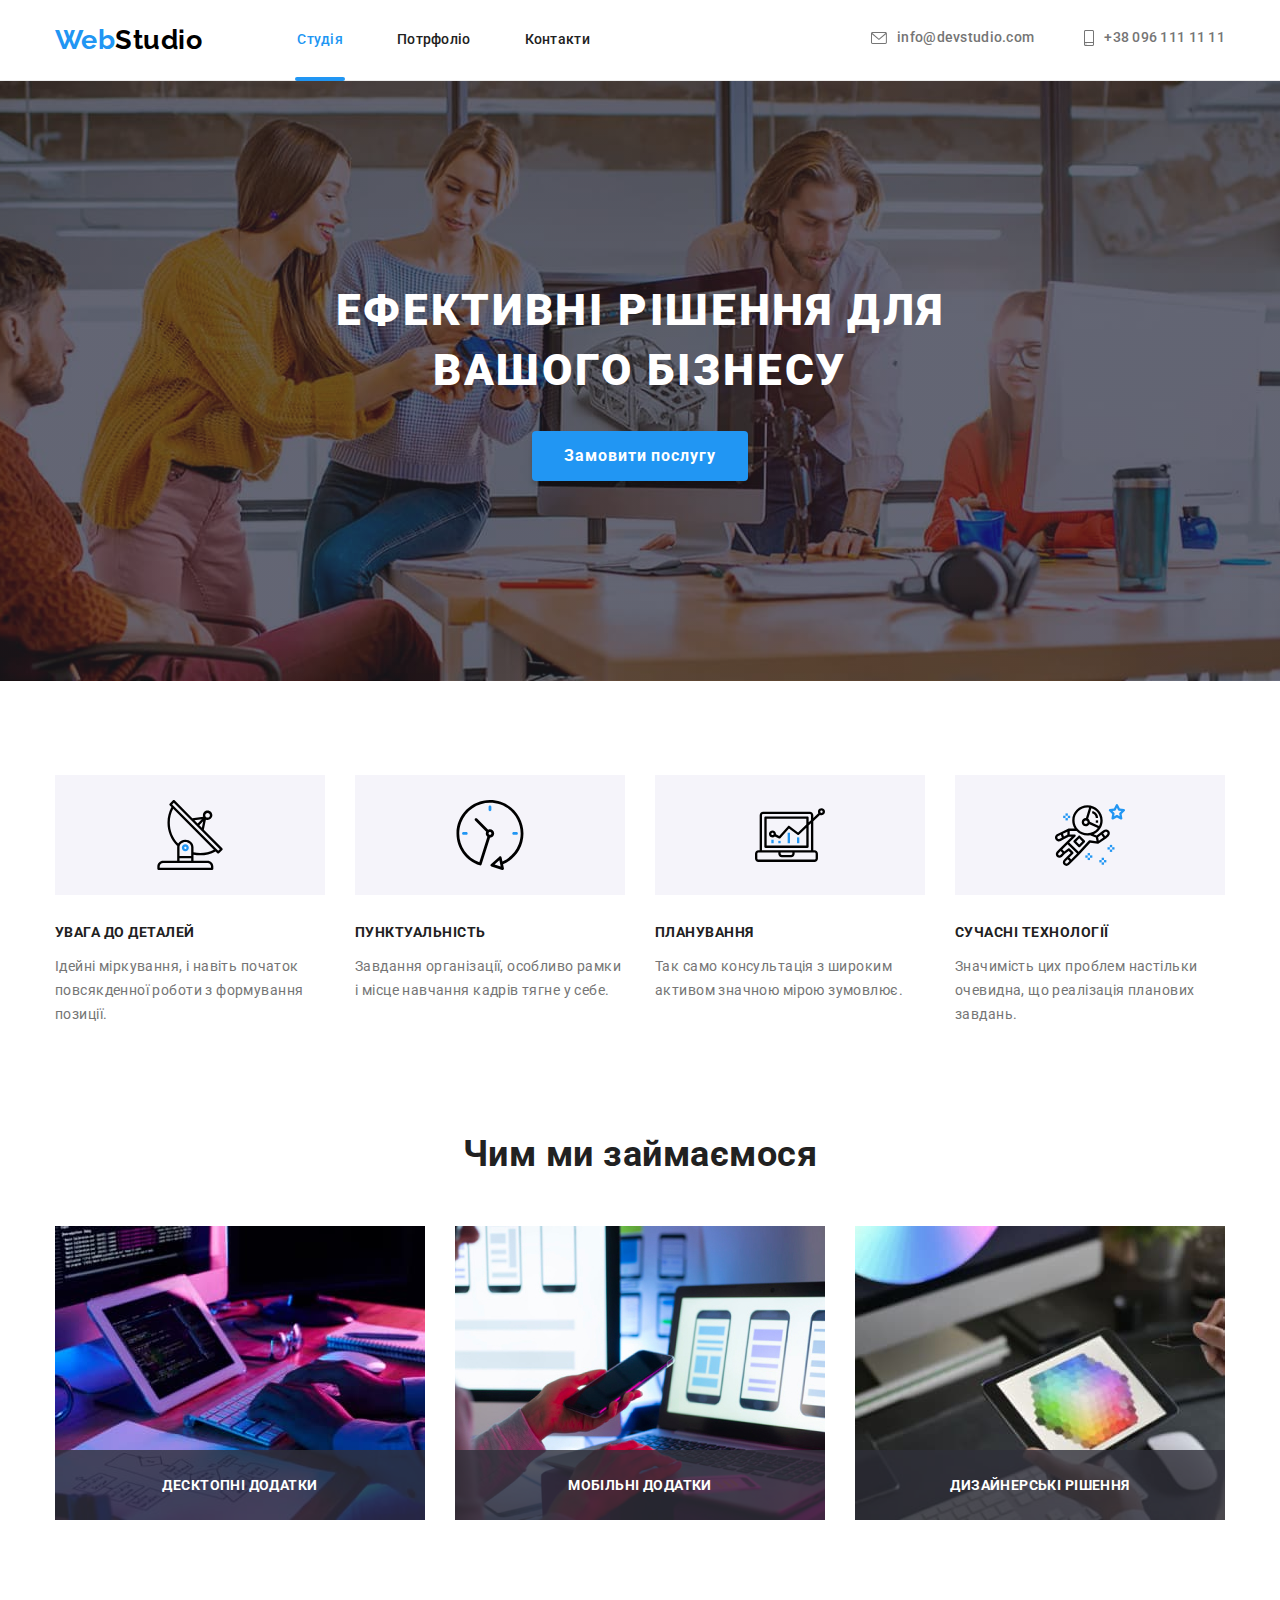
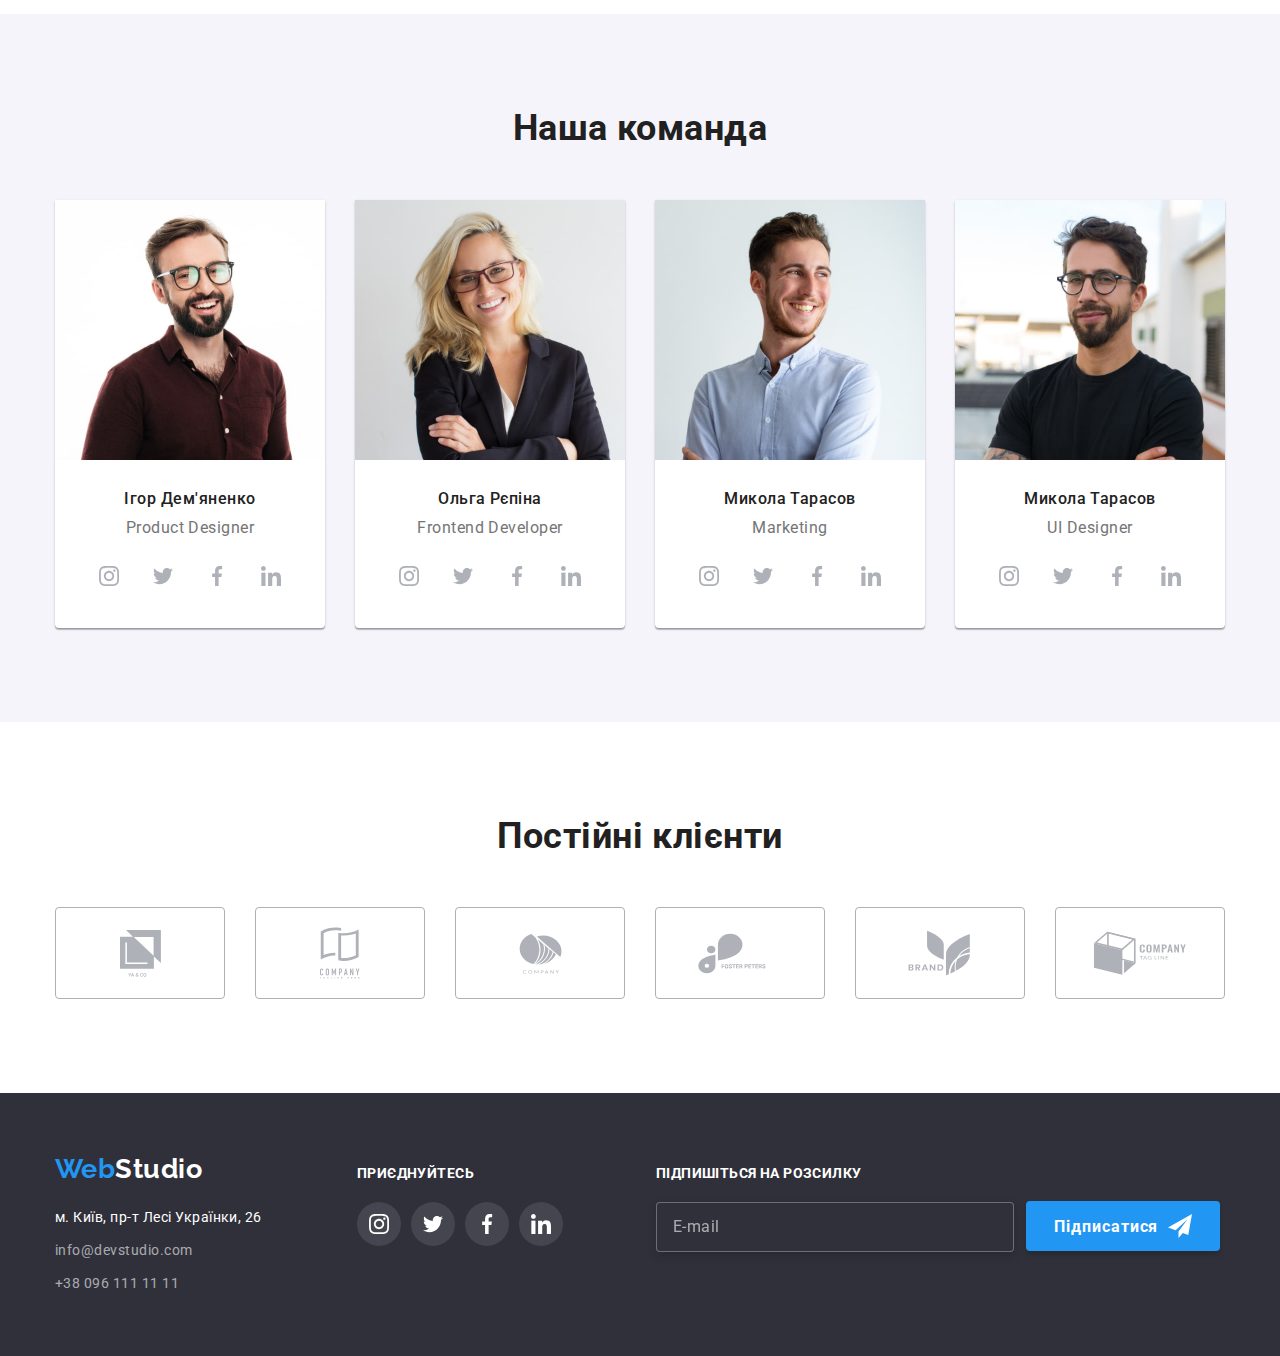
<file: index.html>
<!DOCTYPE html>
<html lang="uk">
  <head>
    <meta charset="UTF-8" />
    <meta http-equiv="X-UA-Compatible" content="IE=edge" />
    <meta name="viewport" content="width=device-width, initial-scale=1.0" />
    <title>WebStudio</title>
    <link
      href="https://fonts.googleapis.com/css2?family=Raleway:wght@700&family=Roboto:wght@400;500;700;900&display=swap"
      rel="stylesheet"
    />
    <!-- <link
      rel="stylesheet"
      href="https://cdnjs.cloudflare.com/ajax/libs/modern-normalize/1.1.0/modern-normalize.min.css
	 "
    /> -->
    <!-- <link rel="stylesheet" href="./css/styles.css" /> -->
    <link rel="stylesheet" href="./css/main.min.css" />
  </head>
  <body>
    <header class="header">
      <div class="container header__container">
        <a href="./index.html" class="logo"
          >Web<span class="logo__studio">Studio</span></a
        >
        <nav class="header__menu">
          <ul class="header__menu-list">
            <li class="header__menu-item">
              <a href="#" class="header__menu-link header__menu-link--active"
                >Студія</a
              >
            </li>
            <li class="header__menu-item">
              <a href="./portfolio.html" class="header__menu-link">Потрфоліо</a>
            </li>
            <li class="header__menu-item">
              <a href="#" class="header__menu-link">Контакти</a>
            </li>
          </ul>
        </nav>
        <ul class="header__contacts-list">
          <li class="header__contacts-item">
            <a href="mailto:info@devstudio.com" class="header__contacts-link">
              <svg class="header__contacts-icon" width="16" height="12">
                <use href="./image/symbol-defs.svg#mail"></use>
              </svg>
              info@devstudio.com</a
            >
          </li>
          <li class="header__contacts-item">
            <a href="tel:+380961111111" class="header__contacts-link">
              <svg class="header__contacts-icon" width="10" height="16">
                <use href="./image/symbol-defs.svg#tel"></use>
              </svg>
              +38 096 111 11 11</a
            >
          </li>
        </ul>
      </div>
    </header>
    <main>
      <section class="hero">
        <div class="container">
          <h1 class="hero__title">
            ЕФЕКТИВНІ РІШЕННЯ ДЛЯ <br />
            ВАШОГО БІЗНЕСУ
          </h1>
          <button type="submit" class="hero__btn" data-modal-open>
            Замовити послугу
          </button>
        </div>
      </section>

      <!--Наші переваги-->
      <section class="privilege">
        <div class="container">
          <h2 class="privilege__title">Наші переваги</h2>
          <ul class="privilege__benefits-list">
            <li class="privilege__item">
              <div class="privilege__block">
                <svg class="privilege__icon" width="70" height="70">
                  <use href="./image/symbol-defs.svg#antenna"></use>
                </svg>
              </div>
              <div class="privilege__info">
                <h3 class="privilege__info-title">УВАГА ДО ДЕТАЛЕЙ</h3>
                <p class="privilege__info-text">
                  Ідейні міркування, і навіть початок повсякденної роботи з
                  формування позиції.
                </p>
              </div>
            </li>
            <li class="privilege__item">
              <div class="privilege__block">
                <svg class="privilege__icon" width="70" height="70">
                  <use href="./image/symbol-defs.svg#clock"></use>
                </svg>
              </div>
              <div class="privilege__info">
                <h3 class="privilege__info-title">ПУНКТУАЛЬНІСТЬ</h3>
                <p class="privilege__info-text">
                  Завдання організації, особливо рамки і місце навчання кадрів
                  тягне у себе.
                </p>
              </div>
            </li>
            <li class="privilege__item">
              <div class="privilege__block">
                <svg class="privilege__icon" width="70" height="70">
                  <use href="./image/symbol-defs.svg#diagram1"></use>
                </svg>
              </div>
              <div class="privilege__info">
                <h3 class="privilege__info-title">ПЛАНУВАННЯ</h3>
                <p class="privilege__info-text">
                  Так само консультація з широким активом значною мірою
                  зумовлює.
                </p>
              </div>
            </li>
            <li class="privilege__item">
              <div class="privilege__block">
                <svg class="privilege__icon" width="70" height="70">
                  <use href="./image/symbol-defs.svg#astronaut"></use>
                </svg>
              </div>
              <div class="privilege__info">
                <h3 class="privilege__info-title">СУЧАСНІ ТЕХНОЛОГІЇ</h3>
                <p class="privilege__info-text">
                  Значимість цих проблем настільки очевидна, що реалізація
                  планових завдань.
                </p>
              </div>
            </li>
          </ul>
        </div>
      </section>
      <!--Чим ми займаємося-->
      <section class="features">
        <div class="container">
          <h2 class="features__title">Чим ми займаємося</h2>
          <ul class="features__examples-list">
            <li class="features__item">
              <img
                src="image/weDo/img1.jpg"
                alt="Створення сайтів"
                width="370"
                class="features__img"
              />
              <div class="features__overlay">
                <p class="features__text">Десктопні додатки</p>
              </div>
            </li>
            <li class="features__item">
              <img
                src="image/weDo/img2.jpg"
                alt="Створення мобільних додатків"
                width="370"
                class="features__img"
              />
              <div class="features__overlay">
                <p class="features__text">Мобільні додатки</p>
              </div>
            </li>
            <li class="features__item">
              <img
                src="image/weDo/img3.jpg"
                alt="Створення дизайну сайтів"
                width="370"
                class="features__img"
              />
              <div class="features__overlay">
                <p class="features__text">Дизайнерські рішення</p>
              </div>
            </li>
          </ul>
        </div>
      </section>
      <!--Наша команда-->
      <section class="team">
        <div class="container">
          <h2 class="team__title">Наша команда</h2>
          <ul class="team__list">
            <li class="team__item">
              <img
                src="image/ourTeam/img1.jpg"
                alt="Ігор Дем'яненко"
                width="270"
                class="team__img"
              />
              <div class="team__info">
                <h3 class="team__info-title">Ігор Дем'яненко</h3>
                <p class="team__info-text">Product Designer</p>
                <ul class="team__social-list">
                  <li class="team__social-item">
                    <a href="" class="team__social-link">
                      <svg class="team__social-icon" width="20" height="20">
                        <use href="./image/symbol-defs.svg#instagram"></use>
                      </svg>
                    </a>
                  </li>
                  <li class="team__social-item">
                    <a href="" class="team__social-link">
                      <svg class="team__social-icon" width="20" height="20">
                        <use href="./image/symbol-defs.svg#twitter"></use>
                      </svg>
                    </a>
                  </li>
                  <li class="team__social-item">
                    <a href="" class="team__social-link">
                      <svg class="team__social-icon" width="20" height="20">
                        <use href="./image/symbol-defs.svg#facebook-1"></use>
                      </svg>
                    </a>
                  </li>
                  <li class="team__social-item">
                    <a href="" class="team__social-link">
                      <svg class="team__social-icon" width="20" height="20">
                        <use href="./image/symbol-defs.svg#linkedin"></use>
                      </svg>
                    </a>
                  </li>
                </ul>
              </div>
            </li>
            <li class="team__item">
              <img
                src="image/ourTeam/img2.jpg"
                alt="Ольга Рєпіна"
                width="270"
                class="team__img"
              />
              <div class="team__info">
                <h3 class="team__info-title">Ольга Рєпіна</h3>
                <p class="team__info-text">Frontend Developer</p>
                <ul class="team__social-list">
                  <li class="team__social-item">
                    <a href="" class="team__social-link">
                      <svg class="team__social-icon" width="20" height="20">
                        <use href="./image/symbol-defs.svg#instagram"></use>
                      </svg>
                    </a>
                  </li>
                  <li class="team__social-item">
                    <a href="" class="team__social-link">
                      <svg class="team__social-icon" width="20" height="20">
                        <use href="./image/symbol-defs.svg#twitter"></use>
                      </svg>
                    </a>
                  </li>
                  <li class="team__social-item">
                    <a href="" class="team__social-link">
                      <svg class="team__social-icon" width="20" height="20">
                        <use href="./image/symbol-defs.svg#facebook-1"></use>
                      </svg>
                    </a>
                  </li>
                  <li class="team__social-item">
                    <a href="" class="team__social-link">
                      <svg class="team__social-icon" width="20" height="20">
                        <use href="./image/symbol-defs.svg#linkedin"></use>
                      </svg>
                    </a>
                  </li>
                </ul>
              </div>
            </li>
            <li class="team__item">
              <img
                src="image/ourTeam/img3.jpg"
                alt="Микола Тарасов"
                width="270"
                class="team__img"
              />
              <div class="team__info">
                <h3 class="team__info-title">Микола Тарасов</h3>
                <p class="team__info-text">Marketing</p>
                <ul class="team__social-list">
                  <li class="team__social-item">
                    <a href="" class="team__social-link">
                      <svg class="team__social-icon" width="20" height="20">
                        <use href="./image/symbol-defs.svg#instagram"></use>
                      </svg>
                    </a>
                  </li>
                  <li class="team__social-item">
                    <a href="" class="team__social-link">
                      <svg class="team__social-icon" width="20" height="20">
                        <use href="./image/symbol-defs.svg#twitter"></use>
                      </svg>
                    </a>
                  </li>
                  <li class="team__social-item">
                    <a href="" class="team__social-link">
                      <svg class="team__social-icon" width="20" height="20">
                        <use href="./image/symbol-defs.svg#facebook-1"></use>
                      </svg>
                    </a>
                  </li>
                  <li class="team__social-item">
                    <a href="" class="team__social-link">
                      <svg class="team__social-icon" width="20" height="20">
                        <use href="./image/symbol-defs.svg#linkedin"></use>
                      </svg>
                    </a>
                  </li>
                </ul>
              </div>
            </li>
            <li class="team__item">
              <img
                src="image/ourTeam/img4.jpg"
                alt="Михайло Єрмаков"
                width="270"
                class="team__img"
              />
              <div class="team__info">
                <h3 class="team__info-title">Микола Тарасов</h3>
                <p class="team__info-text">UI Designer</p>
                <ul class="team__social-list">
                  <li class="team__social-item">
                    <a href="" class="team__social-link">
                      <svg class="team__social-icon" width="20" height="20">
                        <use href="./image/symbol-defs.svg#instagram"></use>
                      </svg>
                    </a>
                  </li>
                  <li class="team__social-item">
                    <a href="" class="team__social-link">
                      <svg class="team__social-icon" width="20" height="20">
                        <use href="./image/symbol-defs.svg#twitter"></use>
                      </svg>
                    </a>
                  </li>
                  <li class="team__social-item">
                    <a href="" class="team__social-link">
                      <svg class="team__social-icon" width="20" height="20">
                        <use href="./image/symbol-defs.svg#facebook-1"></use>
                      </svg>
                    </a>
                  </li>
                  <li class="team__social-item">
                    <a href="" class="team__social-link">
                      <svg class="team__social-icon" width="20" height="20">
                        <use href="./image/symbol-defs.svg#linkedin"></use>
                      </svg>
                    </a>
                  </li>
                </ul>
              </div>
            </li>
          </ul>
        </div>
      </section>
      <!-- Постійні клієнти -->
      <section class="clients">
        <div class="container">
          <h2 class="clients__title">Постійні клієнти</h2>
          <ul class="clients__list">
            <li class="clients__item">
              <a href="" class="clients__link">
                <svg class="clients__icon" width="41" height="47">
                  <use href="./image/symbol-defs.svg#client1"></use>
                </svg>
              </a>
            </li>
            <li class="clients__item">
              <a href="" class="clients__link">
                <svg class="clients__icon" width="40" height="52">
                  <use href="./image/symbol-defs.svg#client2"></use>
                </svg>
              </a>
            </li>
            <li class="clients__item">
              <a href="" class="clients__link">
                <svg class="clients__icon" width="43" height="41">
                  <use href="./image/symbol-defs.svg#client3"></use>
                </svg>
              </a>
            </li>
            <li class="clients__item">
              <a href="" class="clients__link">
                <svg class="clients__icon" width="84" height="41">
                  <use href="./image/symbol-defs.svg#client4"></use>
                </svg>
              </a>
            </li>
            <li class="clients__item">
              <a href="" class="clients__link">
                <svg class="clients__icon" width="63" height="46">
                  <use href="./image/symbol-defs.svg#client5"></use>
                </svg>
              </a>
            </li>
            <li class="clients__item">
              <a href="" class="clients__link">
                <svg class="clients__icon" width="94" height="44">
                  <use href="./image/symbol-defs.svg#client6"></use>
                </svg>
              </a>
            </li>
          </ul>
        </div>
      </section>
    </main>
    <footer class="footer">
      <div class="container footer__container">
        <div class="footer__info">
          <a href="#" class="logo"
            >Web<span class="logo__studio-footer">Studio</span></a
          >
          <address class="footer__adress">
            <ul class="footer__adress-list">
              <li class="footer__adress-item">
                <a
                  href="https://goo.gl/maps/8N9khmtmoE5xAhKt7"
                  target="_blank"
                  rel="noopener noreferrer"
                  class="footer__adress-link"
                  >м. Київ, пр-т Лесі Українки, 26</a
                >
              </li>
              <li class="footer__adress-item">
                <a
                  href="mailto:info@devstudio.com"
                  class="footer__adress-link footer__adress-link-gray"
                  >info@devstudio.com</a
                >
              </li>
              <li class="footer__adress-item">
                <a
                  href="tel:+380961111111"
                  class="footer__adress-link footer__adress-link-gray"
                  >+38 096 111 11 11</a
                >
              </li>
            </ul>
          </address>
        </div>
        <div class="footer__join">
          <h3 class="footer__title">приєднуйтесь</h3>
          <ul class="footer__social-list">
            <li class="footer__social-item">
              <a href="" class="footer__social-link">
                <svg class="footer__social-icon" width="20" height="20">
                  <use href="./image/symbol-defs.svg#instagram"></use>
                </svg>
              </a>
            </li>
            <li class="footer__social-item">
              <a href="" class="footer__social-link">
                <svg class="footer__social-icon" width="20" height="20">
                  <use href="./image/symbol-defs.svg#twitter"></use>
                </svg>
              </a>
            </li>
            <li class="footer__social-item">
              <a href="" class="footer__social-link">
                <svg class="footer__social-icon" width="20" height="20">
                  <use href="./image/symbol-defs.svg#facebook-1"></use>
                </svg>
              </a>
            </li>
            <li class="footer__social-item">
              <a href="" class="footer__social-link">
                <svg class="footer__social-icon" width="20" height="20">
                  <use href="./image/symbol-defs.svg#linkedin"></use>
                </svg>
              </a>
            </li>
          </ul>
        </div>
        <form class="footer__form">
          <div class="footer__form-field">
            <label for="footer-email" class="footer__label"
              >Підпишіться на розсилку</label
            >
            <input
              type="email"
              name="footer-email"
              id="footer-email"
              placeholder="E-mail"
              class="footer__input"
            />
          </div>
          <button type="submit" class="footer__button">
            Підписатися
            <svg class="footer__icon" width="24" height="24">
              <use href="./image/symbol-defs.svg#send"></use>
            </svg>
          </button>
        </form>
      </div>
    </footer>

    <div class="backdrop is-hidden" data-modal>
      <div class="modal">
        <form class="modal__form" autocomplete="off">
          <h2 class="modal__title">Залиште свої дані, ми вам передзвонимо</h2>

          <ul class="modal__list">
            <li class="modal__item">
              <label class="modal__label">
                Ім'я
                <input type="text" name="name" class="modal__input" />
                <svg class="modal__svg" width="18" height="18">
                  <use href="./image/symbol-defs.svg#person"></use>
                </svg>
              </label>
            </li>
            <li class="modal__item">
              <label class="modal__label">
                Телефон
                <input type="tel" name="tel" id="tel" class="modal__input" />
                <svg class="modal__svg" width="18" height="18">
                  <use href="./image/symbol-defs.svg#phone"></use>
                </svg>
              </label>
            </li>
            <li class="modal__item">
              <label class="modal__label">
                Пошта
                <input type="email" name="email" class="modal__input" />
                <svg class="modal__svg" width="18" height="18">
                  <use href="./image/symbol-defs.svg#emailform"></use>
                </svg>
              </label>
            </li>
            <li class="modal__item">
              <label for="comment" class="modal__label">
                Коментар
                <textarea
                  name="comment"
                  id="comment"
                  class="modal__textarea"
                  placeholder="Введіть текст"
                ></textarea>
              </label>
            </li>
          </ul>

          <label class="policy">
            <input type="checkbox" name="policy" class="policy__checkbox" />
            <span class="policy__icon"></span>
            Погоджуюся з розсилкою та приймаю
            <a href="#" class="modal__link"> Умови договору</a>
          </label>

          <button type="submit" class="button modal__button">Відправити</button>
        </form>
        <button type="button" class="close-button" data-modal-close>
          <svg class="modal__icon" width="18" height="18">
            <use href="./image/symbol-defs.svg#button"></use>
          </svg>
        </button>
      </div>
    </div>

    <script src="./js/modal.js"></script>
  </body>
</html>
</file>
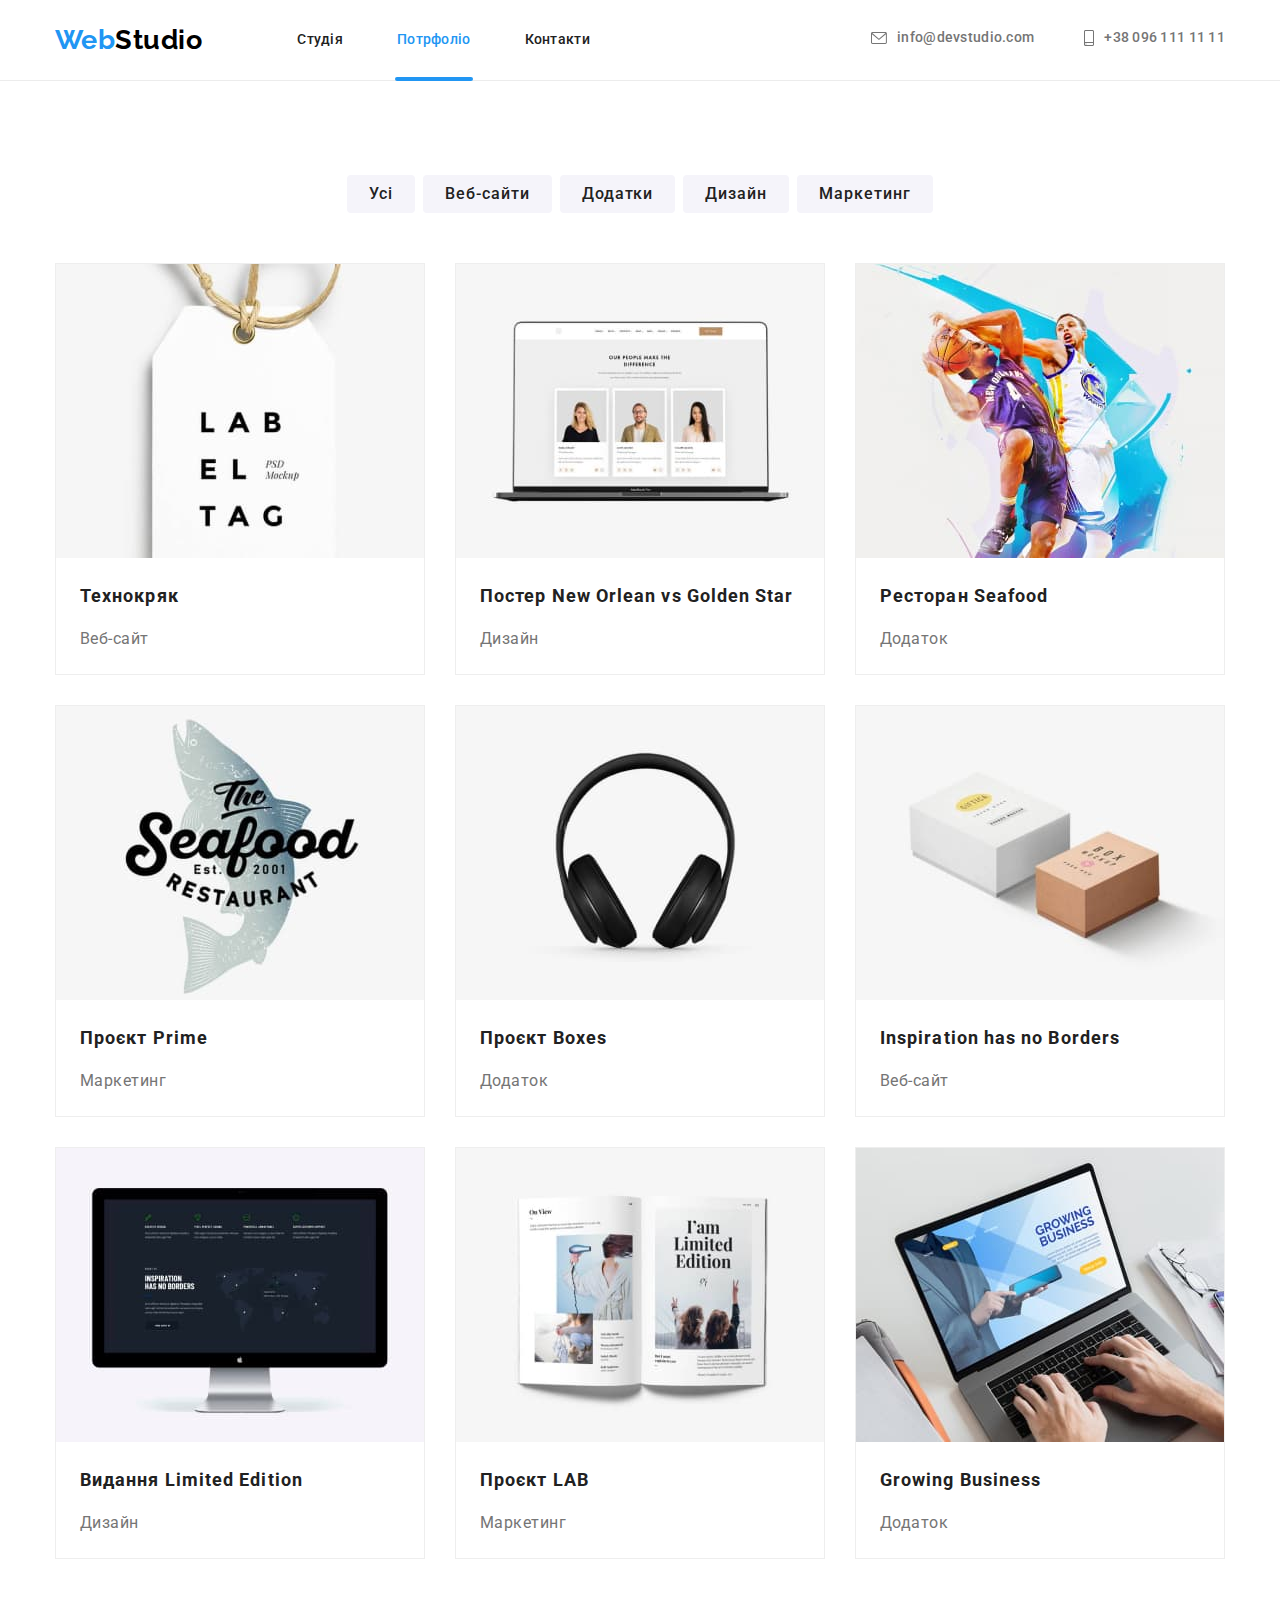
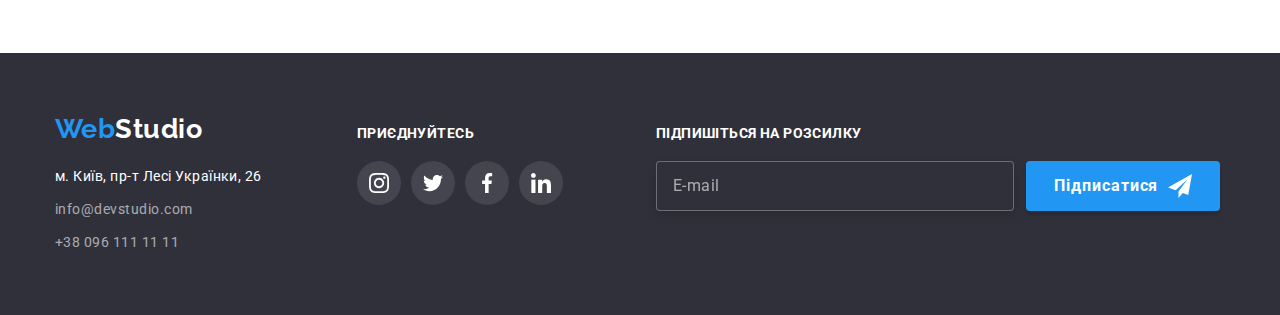
<file: portfolio.html>
<!DOCTYPE html>
<html lang="uk">
  <head>
    <meta charset="UTF-8" />
    <meta http-equiv="X-UA-Compatible" content="IE=edge" />
    <meta name="viewport" content="width=device-width, initial-scale=1.0" />
    <title>Portfolio</title>
    <link
      href="https://fonts.googleapis.com/css2?family=Raleway:wght@700&family=Roboto:wght@400;500;700;900&display=swap"
      rel="stylesheet"
    />
    <!-- <link
      rel="stylesheet"
      href="https://cdnjs.cloudflare.com/ajax/libs/modern-normalize/1.1.0/modern-normalize.min.css	 "
    />
    <link rel="stylesheet" href="./css/styles.css" /> -->
    <link rel="stylesheet" href="./css/main.min.css" />
  </head>
  <body>
    <header class="header">
      <div class="container header__container">
        <a href="./index.html" class="logo"
          >Web<span class="logo__studio">Studio</span></a
        >
        <nav class="header__menu">
          <ul class="header__menu-list">
            <li class="header__menu-item">
              <a href="./index.html" class="header__menu-link">Студія</a>
            </li>
            <li class="header__menu-item">
              <a
                href="./portfolio.html"
                class="header__menu-link header__menu-link--active"
                >Потрфоліо</a
              >
            </li>
            <li class="header__menu-item">
              <a href="#" class="header__menu-link">Контакти</a>
            </li>
          </ul>
        </nav>
        <ul class="header__contacts-list">
          <li class="header__contacts-item">
            <a href="mailto:info@devstudio.com" class="header__contacts-link">
              <svg class="header__contacts-icon" width="16" height="12">
                <use href="./image/symbol-defs.svg#mail"></use>
              </svg>
              info@devstudio.com</a
            >
          </li>
          <li class="header__contacts-item">
            <a href="tel:+380961111111" class="header__contacts-link">
              <svg class="header__contacts-icon" width="10" height="16">
                <use href="./image/symbol-defs.svg#tel"></use>
              </svg>
              +38 096 111 11 11</a
            >
          </li>
        </ul>
      </div>
    </header>

    <main>
      <section class="portfolio">
        <div class="container">
          <h1 class="portfolio__title">Наші проекти</h1>
          <ul class="portfolio__filter-list">
            <li class="portfolio__filter-item">
              <button type="button" class="portfolio__filter-btn">Усі</button>
            </li>
            <li class="portfolio__filter-item">
              <button type="button" class="portfolio__filter-btn">
                Веб-сайти
              </button>
            </li>
            <li class="portfolio__filter-item">
              <button type="button" class="portfolio__filter-btn">
                Додатки
              </button>
            </li>
            <li class="portfolio__filter-item">
              <button type="button" class="portfolio__filter-btn">
                Дизайн
              </button>
            </li>
            <li class="portfolio__filter-item">
              <button type="button" class="portfolio__filter-btn">
                Маркетинг
              </button>
            </li>
          </ul>
          <ul class="portfolio__list">
            <li class="portfolio__item">
              <a href="#" class="portfolio__link">
                <div class="portfolio__wrapper">
                  <img
                    src="./image/portfolio/img8.jpg"
                    alt=""
                    width="370"
                    class="portfolio__img"
                  />
                  <div class="portfolio__overlay">
                    <p class="portfolio__subtext">
                      Ресурс пропонує комплексні пропозиції з різним рівнем
                      функціоналу та сервісів. Все це дозволить відвідувачу
                      отримати вичерпні відомості про компанію чи приватну
                      особу.
                    </p>
                  </div>
                </div>
                <div class="portfolio__info">
                  <h2 class="portfolio__info-title">Технокряк</h2>
                  <p class="portfolio__info-text">Веб-сайт</p>
                </div>
              </a>
            </li>

            <li class="portfolio__item">
              <a href="#" class="portfolio__link">
                <div class="portfolio__wrapper">
                  <img src="./image/portfolio/img1.jpg" alt="" width="370" />
                  <div class="portfolio__overlay">
                    <p class="portfolio__subtext">
                      Ресурс пропонує комплексні пропозиції з різним рівнем
                      функціоналу та сервісів. Все це дозволить відвідувачу
                      отримати вичерпні відомості про компанію чи приватну
                      особу.
                    </p>
                  </div>
                </div>
                <div class="portfolio__info">
                  <h2 class="portfolio__info-title">
                    Постер New Orlean vs Golden Star
                  </h2>
                  <p class="portfolio__info-text">Дизайн</p>
                </div>
              </a>
            </li>
            <li class="portfolio__item">
              <a href="#" class="portfolio__link">
                <div class="portfolio__wrapper">
                  <img src="./image/portfolio/img2.jpg" alt="" width="370" />
                  <div class="portfolio__overlay">
                    <p class="portfolio__subtext">
                      Ресурс пропонує комплексні пропозиції з різним рівнем
                      функціоналу та сервісів. Все це дозволить відвідувачу
                      отримати вичерпні відомості про компанію чи приватну
                      особу.
                    </p>
                  </div>
                </div>
                <div class="portfolio__info">
                  <h2 class="portfolio__info-title">Ресторан Seafood</h2>
                  <p class="portfolio__info-text">Додаток</p>
                </div>
              </a>
            </li>
            <li class="portfolio__item">
              <a href="#" class="portfolio__link">
                <div class="portfolio__wrapper">
                  <img src="./image/portfolio/img3.jpg" alt="" width="370" />
                  <div class="portfolio__overlay">
                    <p class="portfolio__subtext">
                      Ресурс пропонує комплексні пропозиції з різним рівнем
                      функціоналу та сервісів. Все це дозволить відвідувачу
                      отримати вичерпні відомості про компанію чи приватну
                      особу.
                    </p>
                  </div>
                </div>
                <div class="portfolio__info">
                  <h2 class="portfolio__info-title">Проєкт Prime</h2>
                  <p class="portfolio__info-text">Маркетинг</p>
                </div>
              </a>
            </li>
            <li class="portfolio__item">
              <a href="#" class="portfolio__link">
                <div class="portfolio__wrapper">
                  <img src="./image/portfolio/img4.jpg" alt="" width="370" />
                  <div class="portfolio__overlay">
                    <p class="portfolio__subtext">
                      Ресурс пропонує комплексні пропозиції з різним рівнем
                      функціоналу та сервісів. Все це дозволить відвідувачу
                      отримати вичерпні відомості про компанію чи приватну
                      особу.
                    </p>
                  </div>
                </div>
                <div class="portfolio__info">
                  <h2 class="portfolio__info-title">Проєкт Boxes</h2>
                  <p class="portfolio__info-text">Додаток</p>
                </div>
              </a>
            </li>
            <li class="portfolio__item">
              <a href="#" class="portfolio__link">
                <div class="portfolio__wrapper">
                  <img src="./image/portfolio/img5.jpg" alt="" width="370" />
                  <div class="portfolio__overlay">
                    <p class="portfolio__subtext">
                      Ресурс пропонує комплексні пропозиції з різним рівнем
                      функціоналу та сервісів. Все це дозволить відвідувачу
                      отримати вичерпні відомості про компанію чи приватну
                      особу.
                    </p>
                  </div>
                </div>
                <div class="portfolio__info">
                  <h2 class="portfolio__info-title">
                    Inspiration has no Borders
                  </h2>
                  <p class="portfolio__info-text">Веб-сайт</p>
                </div>
              </a>
            </li>
            <li class="portfolio__item">
              <a href="#" class="portfolio__link">
                <div class="portfolio__wrapper">
                  <img src="./image/portfolio/img6.jpg" alt="" width="370" />
                  <div class="portfolio__overlay">
                    <p class="portfolio__subtext">
                      Ресурс пропонує комплексні пропозиції з різним рівнем
                      функціоналу та сервісів. Все це дозволить відвідувачу
                      отримати вичерпні відомості про компанію чи приватну
                      особу.
                    </p>
                  </div>
                </div>
                <div class="portfolio__info">
                  <h2 class="portfolio__info-title">Видання Limited Edition</h2>
                  <p class="portfolio__info-text">Дизайн</p>
                </div>
              </a>
            </li>
            <li class="portfolio__item">
              <a href="#" class="portfolio__link">
                <div class="portfolio__wrapper">
                  <img src="./image/portfolio/img7.jpg" alt="" width="370" />
                  <div class="portfolio__overlay">
                    <p class="portfolio__subtext">
                      Ресурс пропонує комплексні пропозиції з різним рівнем
                      функціоналу та сервісів. Все це дозволить відвідувачу
                      отримати вичерпні відомості про компанію чи приватну
                      особу.
                    </p>
                  </div>
                </div>
                <div class="portfolio__info">
                  <h2 class="portfolio__info-title">Проєкт LAB</h2>
                  <p class="portfolio__info-text">Маркетинг</p>
                </div>
              </a>
            </li>
            <li class="portfolio__item">
              <a href="#" class="portfolio__link">
                <div class="portfolio__wrapper">
                  <img src="./image/portfolio/img9.jpg" alt="" width="370" />
                  <div class="portfolio__overlay">
                    <p class="portfolio__subtext">
                      Ресурс пропонує комплексні пропозиції з різним рівнем
                      функціоналу та сервісів. Все це дозволить відвідувачу
                      отримати вичерпні відомості про компанію чи приватну
                      особу.
                    </p>
                  </div>
                </div>
                <div class="portfolio__info">
                  <h2 class="portfolio__info-title">Growing Business</h2>
                  <p class="portfolio__info-text">Додаток</p>
                </div>
              </a>
            </li>
          </ul>
        </div>
      </section>
    </main>

    <footer class="footer">
      <div class="container footer__container">
        <div class="footer__info">
          <a href="#" class="logo"
            >Web<span class="logo__studio-footer">Studio</span></a
          >
          <address class="footer__adress">
            <ul class="footer__adress-list">
              <li class="footer__adress-item">
                <a
                  href="https://goo.gl/maps/8N9khmtmoE5xAhKt7"
                  target="_blank"
                  rel="noopener noreferrer"
                  class="footer__adress-link"
                  >м. Київ, пр-т Лесі Українки, 26</a
                >
              </li>
              <li class="footer__adress-item">
                <a
                  href="mailto:info@devstudio.com"
                  class="footer__adress-link footer__adress-link-gray"
                  >info@devstudio.com</a
                >
              </li>
              <li class="footer__adress-item">
                <a
                  href="tel:+380961111111"
                  class="footer__adress-link footer__adress-link-gray"
                  >+38 096 111 11 11</a
                >
              </li>
            </ul>
          </address>
        </div>
        <div class="footer__join">
          <h3 class="footer__title">приєднуйтесь</h3>
          <ul class="footer__social-list">
            <li class="footer__social-item">
              <a href="" class="footer__social-link">
                <svg class="footer__social-icon" width="20" height="20">
                  <use href="./image/symbol-defs.svg#instagram"></use>
                </svg>
              </a>
            </li>
            <li class="footer__social-item">
              <a href="" class="footer__social-link">
                <svg class="footer__social-icon" width="20" height="20">
                  <use href="./image/symbol-defs.svg#twitter"></use>
                </svg>
              </a>
            </li>
            <li class="footer__social-item">
              <a href="" class="footer__social-link">
                <svg class="footer__social-icon" width="20" height="20">
                  <use href="./image/symbol-defs.svg#facebook-1"></use>
                </svg>
              </a>
            </li>
            <li class="footer__social-item">
              <a href="" class="footer__social-link">
                <svg class="footer__social-icon" width="20" height="20">
                  <use href="./image/symbol-defs.svg#linkedin"></use>
                </svg>
              </a>
            </li>
          </ul>
        </div>
        <form class="footer__form">
          <div class="footer__form-field">
            <label for="footer-email" class="footer__label"
              >Підпишіться на розсилку</label
            >
            <input
              type="email"
              name="footer-email"
              id="email"
              placeholder="E-mail"
              class="footer__input"
            />
          </div>
          <button type="submit" class="footer__button">
            Підписатися
            <svg class="footer__icon" width="24" height="24">
              <use href="./image/symbol-defs.svg#send"></use>
            </svg>
          </button>
        </form>
      </div>
    </footer>
  </body>
</html>
</file>
<file: css/main.min.css>
/*! modern-normalize v1.1.0 | MIT License | https://github.com/sindresorhus/modern-normalize */*,::before,::after{box-sizing:border-box}html{line-height:1.15;-webkit-text-size-adjust:100%;-moz-tab-size:4;-o-tab-size:4;tab-size:4}body{margin:0;font-family:system-ui,-apple-system,"Segoe UI",Roboto,Helvetica,Arial,sans-serif,"Apple Color Emoji","Segoe UI Emoji"}hr{height:0;color:inherit}abbr[title]{-webkit-text-decoration:underline dotted;text-decoration:underline dotted}b,strong{font-weight:bolder}code,kbd,samp,pre{font-family:ui-monospace,SFMono-Regular,Consolas,"Liberation Mono",Menlo,monospace;font-size:1em}small{font-size:80%}sub,sup{font-size:75%;line-height:0;position:relative;vertical-align:baseline}sub{bottom:-0.25em}sup{top:-0.5em}table{text-indent:0;border-color:inherit}button,input,optgroup,select,textarea{font-family:inherit;font-size:100%;line-height:1.15;margin:0}button,select{text-transform:none}button,[type=button],[type=reset],[type=submit]{-webkit-appearance:button}::-moz-focus-inner{border-style:none;padding:0}:-moz-focusring{outline:1px dotted ButtonText}:-moz-ui-invalid{box-shadow:none}legend{padding:0}progress{vertical-align:baseline}::-webkit-inner-spin-button,::-webkit-outer-spin-button{height:auto}[type=search]{-webkit-appearance:textfield;outline-offset:-2px}::-webkit-search-decoration{-webkit-appearance:none}::-webkit-file-upload-button{-webkit-appearance:button;font:inherit}summary{display:list-item}.portfolio__title,.privilege__title{position:absolute;width:1px;height:1px;margin:-1px;border:0;padding:0;white-space:nowrap;-webkit-clip-path:inset(100%);clip-path:inset(100%);clip:rect(0 0 0 0);overflow:hidden}body{color:#757575;background-color:#fff;font-family:Roboto,sans-serif;letter-spacing:.03em}.container{width:1200px;padding:0px 15px;margin:0 auto}h2{color:#212121;font-family:"Roboto";font-weight:700;font-size:36px;line-height:1.16;margin-top:0;margin-bottom:50px}a{display:inline-block;text-decoration:none}button{color:#fff;background-color:#2196f3;cursor:pointer;font-weight:700;font-size:16px;line-height:1.87;letter-spacing:.06em;border:none;border-radius:4px;box-shadow:0px 4px 4px rgba(0,0,0,.15)}section{padding:94px 0px}ul{padding:0;margin:0;list-style:none}.privilege{padding-bottom:0}.privilege__title{color:#212121;font-family:"Roboto";font-weight:700;font-size:36px;line-height:1.16;text-align:center;margin-top:0;margin-bottom:50px}.privilege__benefits-list{display:flex;gap:30px}.privilege__item{max-width:calc((100% - 90px)/4)}.privilege__block{height:120px;display:flex;justify-content:center;align-items:center;background-color:#f5f4fa;margin-bottom:30px}.privilege__info-title{color:#212121;font-weight:700;font-size:14px;line-height:1.14;text-transform:uppercase;margin-top:0;margin-bottom:10px}.privilege__info-text{font-size:14px;line-height:1.7142857143;letter-spacing:.03em;color:#757575}.logo{color:#2196f3;text-decoration:none;font-family:Raleway,sans-serif;font-weight:700;font-size:27px;line-height:1.2}.logo__studio{color:#000}.logo__studio-footer{color:#fff}.header{border-bottom:1px solid #ececec}.header__container{display:flex;align-items:center}.header__menu{margin-left:93px}.header__menu-list{display:flex;gap:50px}.header__contacts-list{display:flex;margin-left:auto}.header__contacts-item:not(:first-child){margin-left:50px}.header__menu-link{position:relative;padding:32px 2px;color:#212121;font-weight:500;font-size:14px;line-height:1.14;letter-spacing:.02em;transition:color 250ms cubic-bezier(0.4, 0, 0.2, 1)}.header__menu-link:hover,.header__menu-link:focus{color:#2196f3}.header__menu-link--active{color:#2196f3}.header__menu-link--active::after{content:"";position:absolute;left:0;bottom:-1px;display:block;width:100%;height:4px;background-color:#2196f3;border-radius:2px}.header__contacts-link{display:inline-flex;align-items:center;color:#757575;font-weight:500;font-size:14px;line-height:1.14;letter-spacing:.02em;transition:color 250ms cubic-bezier(0.4, 0, 0.2, 1)}.header__contacts-link:hover,.header__contacts-link:focus{color:#2196f3}.header__contacts-icon{fill:currentColor;margin-right:10px}.hero{background-color:#2f303a;text-align:center;padding:200px 0;max-width:1600px;margin:0 auto;background-image:linear-gradient(to right, rgba(47, 48, 58, 0.4), rgba(47, 48, 58, 0.4)),url("../image/hero-bg.jpg");background-repeat:no-repeat;background-size:1600px;background-position:center}.hero__title{color:#fff;font-family:"Roboto";font-weight:900;font-size:44px;line-height:1.36;text-align:center;letter-spacing:.06em;text-transform:uppercase;margin-top:0;margin-bottom:30px}.hero__btn{padding:10px 32px}.features__title{text-align:center}.features__examples-list{display:flex;gap:30px}.features__item{position:relative;width:calc((100% - 60px)/3)}.features__img{display:block}.features__overlay{position:absolute;bottom:0;left:0;width:100%;height:70px;display:flex;align-items:center;justify-content:center;background-color:rgba(47,48,58,.8)}.features__text{margin:0;font-weight:700;font-size:14px;line-height:1.2;letter-spacing:.03em;text-transform:uppercase;color:#fff}.team{background-color:#f5f4fa}.team__img{display:block}.team__title{text-align:center}.team__list{display:flex;gap:30px}.team__item{width:calc((100% - 90px)/4);background-color:#fff;text-align:center;box-shadow:0px 1px 3px rgba(0,0,0,.12),0px 1px 1px rgba(0,0,0,.14),0px 2px 1px rgba(0,0,0,.2);border-radius:0px 0px 4px 4px}.team__info{padding:30px 0 30px 0}.team__info-title{color:#212121;font-weight:500;font-size:16px;line-height:1.18;margin-top:0;margin-bottom:10px}.team__info-text{font-size:16px;line-height:1.18;margin:0 0 16px 0}.team__social-list{display:flex;justify-content:center;margin:-5px}.team__social-item{margin:5px;width:44px;height:44px}.team__social-link{display:flex;justify-content:center;align-items:center;width:100%;height:100%;border-radius:50%;color:#afb1b8;transition:color 250ms cubic-bezier(0.4, 0, 0.2, 1),background-color 250ms cubic-bezier(0.4, 0, 0.2, 1)}.team__social-link:hover,.team__social-link:focus{color:#fff;background-color:#2196f3;border-radius:50%}.team__social-link--white{background-color:rgba(255,255,255,.1);color:#fff}.team__social-icon{fill:currentColor}.clients__title{text-align:center}.clients__list{display:flex;justify-content:center;gap:30px}.clients__item{width:calc((100% - 150px)/6);text-align:center}.clients__link{display:flex;justify-content:center;align-items:center;height:92px;border:1px solid #afb1b8;border-radius:4px;color:#afb1b8;transition:color 250ms cubic-bezier(0.4, 0, 0.2, 1),border 250ms cubic-bezier(0.4, 0, 0.2, 1)}.clients__link:hover,.clients__link:focus{border:1px solid #2196f3;color:#2196f3}.clients__icon{fill:currentColor}.footer{background-color:#2f303a;padding:60px 0}.footer__container{display:flex;align-items:baseline}.footer__adress{margin-top:20px;font-style:normal}.footer__adress-item{margin-bottom:9px}.footer__adress-item:last-child{margin-bottom:0}.footer__adress-link{color:#fff;text-decoration:none;font-size:14px;line-height:1.71;transition:color 250ms cubic-bezier(0.4, 0, 0.2, 1)}.footer__adress-link:hover,.footer__adress-link:focus{color:#2196f3}.footer__adress-link-gray{color:rgba(255,255,255,.6)}.footer__join{margin-left:95px}.footer__title{margin-top:0;margin-bottom:20px;font-weight:700;font-size:14px;line-height:1.2;letter-spacing:.03em;text-transform:uppercase;color:#fff}.footer__social-list{display:flex;justify-content:center;margin:-5px}.footer__social-item{margin:5px;width:44px;height:44px;background-color:rgba(255,255,255,.1);border-radius:50%}.footer__social-link{display:flex;justify-content:center;align-items:center;width:100%;height:100%;border-radius:50%;color:#fff;transition:color 250ms cubic-bezier(0.4, 0, 0.2, 1),background-color 250ms cubic-bezier(0.4, 0, 0.2, 1)}.footer__social-link:hover,.footer__social-link:focus{background-color:#2196f3}.footer__social-link--white{background-color:rgba(255,255,255,.1);color:#fff}.footer__social-icon{fill:currentColor}.footer__form{display:flex;margin-left:93px}.footer__form-field{display:flex;flex-direction:column;width:358px}.footer__label{font-weight:700;font-size:14px;line-height:1.15;letter-spacing:.03em;text-transform:uppercase;color:#fff;margin-bottom:20px}.footer__input{width:100%;height:50px;border:1px solid rgba(255,255,255,.3);filter:drop-shadow(0px 4px 4px rgba(0, 0, 0, 0.15));border-radius:4px;background-color:#2f303a;padding:15px 16px;color:#fff}.footer__input::-moz-placeholder{font-size:16px;line-height:1.25;letter-spacing:.03em;color:rgba(255,255,255,.6)}.footer__input:-ms-input-placeholder{font-size:16px;line-height:1.25;letter-spacing:.03em;color:rgba(255,255,255,.6)}.footer__input::placeholder{font-size:16px;line-height:1.25;letter-spacing:.03em;color:rgba(255,255,255,.6)}.footer__button{height:50px;padding:10px 28px;display:flex;align-items:center;margin-left:12px;margin-top:36px}.footer__icon{margin-left:10px;fill:currentColor}.backdrop{position:fixed;top:0;left:0;width:100%;height:100%;background-color:rgba(0,0,0,.2);z-index:1;opacity:1;visibility:visible;transition:opacity 500ms cubic-bezier(0.4, 0, 0.2, 1),visibility 500ms cubic-bezier(0.4, 0, 0.2, 1)}.backdrop.is-hidden{visibility:hidden;opacity:0;pointer-events:none}.backdrop.is-hidden .modal{transform:translate(-50%, -50%) perspective(500px) translateY(-100%) rotateX(45deg)}.modal{position:absolute;top:50%;left:50%;min-width:528px;min-height:581px;padding:40px;background:#fff;box-shadow:0px 1px 3px rgba(0,0,0,.12),0px 1px 1px rgba(0,0,0,.14),0px 2px 1px rgba(0,0,0,.2);border-radius:4px;transform:translate(-50%, -50%) perspective(500px) translateY(0%) rotateX(0deg);transition:transform 500ms ease}.modal__form{position:absolute;top:50%;left:50%;min-width:528px;min-height:581px;padding:40px;background:#fff;box-shadow:0px 1px 3px rgba(0,0,0,.12),0px 1px 1px rgba(0,0,0,.14),0px 2px 1px rgba(0,0,0,.2);border-radius:4px;transform:translate(-50%, -50%) perspective(500px) translateY(0%) rotateX(0deg);transition:transform 500ms ease}.modal__title{font-weight:700;font-size:20px;line-height:1.15;text-align:center;letter-spacing:.03em;color:#212121;margin-top:0;margin-bottom:12px}.modal__item{margin-bottom:10px}.modal__item:last-child{margin-bottom:20px}.modal__label{position:relative;display:block;font-size:12px;line-height:1.17;letter-spacing:.01em;color:#757575}.modal__input{display:block;width:100%;margin-top:4px;height:40px;border:1px solid rgba(33,33,33,.2);border-radius:4px;padding:11px 12px 11px 42px;transition:border 250ms cubic-bezier(0.4, 0, 0.2, 1)}.modal__input:focus{outline:none;border:1px solid #2196f3}.modal__input:focus+.modal__svg{fill:#2196f3}.modal__svg{position:absolute;top:50%;left:0;margin-left:12px;fill:#212121;transition:fill 250ms cubic-bezier(0.4, 0, 0.2, 1)}.modal__textarea{display:block;width:100%;height:120px;border:1px solid rgba(33,33,33,.2);border-radius:4px;resize:none;padding:12px 16px;margin-top:4px;transition:border 250ms cubic-bezier(0.4, 0, 0.2, 1)}.modal__textarea::-moz-placeholder{font-size:12px;line-height:1.17;letter-spacing:.01em;color:rgba(117,117,117,.5)}.modal__textarea:-ms-input-placeholder{font-size:12px;line-height:1.17;letter-spacing:.01em;color:rgba(117,117,117,.5)}.modal__textarea::placeholder{font-size:12px;line-height:1.17;letter-spacing:.01em;color:rgba(117,117,117,.5)}.modal__textarea:focus{outline:none;border:1px solid #2196f3}.policy{display:flex;align-items:center;margin-bottom:30px;font-size:14px;line-height:1.7;letter-spacing:.03em;color:#757575;padding-left:12px}.policy__checkbox{position:absolute;width:1px;height:1px;margin:-1px;border:0;padding:0;-webkit-clip-path:inset(100%);clip-path:inset(100%);clip:rect(0 0 0 0);overflow:hidden}.policy__checkbox:checked+.policy__icon{background-color:#2196f3;background-image:url(../image/check.svg);background-size:contain;border-color:#2196f3;background-origin:border-box}.policy__icon{display:inline-block;width:16px;height:15px;border:2px solid #212121;border-radius:2px;margin-right:8px;cursor:pointer}.modal__link{color:#2196f3;text-decoration:underline}.modal__button{display:flex;margin:0 auto;padding:10px 52px}.close-button{position:absolute;top:8px;right:8px;width:30px;height:30px;padding:0;border:none;display:flex;justify-content:center;align-items:center;margin-left:auto;background-color:#fff;border:1px solid rgba(0,0,0,.1);border-radius:50%;cursor:pointer;fill:#000;transition:fill 250ms cubic-bezier(0.4, 0, 0.2, 1)}.close-button:hover{fill:#2196f3}.modal__icon{color:currentColor}.portfolio__filter-list{display:flex;justify-content:center;margin-bottom:50px}.portfolio__filter-item{margin-right:8px}.portfolio__filter-item:last-child{margin-right:0}.portfolio__filter-btn{color:#212121;background-color:#f5f4fa;font-weight:500;line-height:1.62;padding:6px 22px;box-shadow:none;transition:color 250ms cubic-bezier(0.4, 0, 0.2, 1),background-color 250ms cubic-bezier(0.4, 0, 0.2, 1),box-shadow 250ms cubic-bezier(0.4, 0, 0.2, 1)}.portfolio__filter-btn:hover,.portfolio__filter-btn:focus{color:#fff;background-color:#2196f3;box-shadow:0px 3px 1px rgba(0,0,0,.1),0px 1px 2px rgba(0,0,0,.08),0px 2px 2px rgba(0,0,0,.12)}.portfolio__list{display:flex;flex-wrap:wrap;gap:30px}.portfolio__item{width:calc((100% - 60px)/3);border:1px #eee solid}.portfolio__item:hover .portfolio__overlay{transform:translateY(0)}.portfolio__link{display:block;color:inherit;text-decoration:none;transition:box-shadow 250ms cubic-bezier(0.4, 0, 0.2, 1)}.portfolio__link:hover,.portfolio__link:focus{box-shadow:0px 1px 1px rgba(0,0,0,.12),0px 4px 4px rgba(0,0,0,.06),1px 4px 6px rgba(0,0,0,.16)}.portfolio__link:hover .portfolio__overlay,.portfolio__link:focus .portfolio__overlay{transform:translateY(0)}.portfolio__wrapper{position:relative;overflow:hidden}.portfolio__wrapper img{display:block}.portfolio__overlay{position:absolute;bottom:0;left:0;padding:63px 24px;width:100%;height:100%;background-color:rgba(33,150,243,.9);transform:translateY(100%);transition:transform 250ms cubic-bezier(0.4, 0, 0.2, 1)}.portfolio__subtext{margin:0;font-size:18px;line-height:28px;letter-spacing:.03em;color:#fff}.portfolio__info{padding:20px 24px;text-align:left}.portfolio__info-title{color:#212121;font-weight:700;font-size:18px;line-height:2;letter-spacing:.06em;margin-top:0;margin-bottom:10px}.portfolio__info-text{font-size:16px;line-height:1.87;margin:0}/*# sourceMappingURL=main.min.css.map */
</file>
